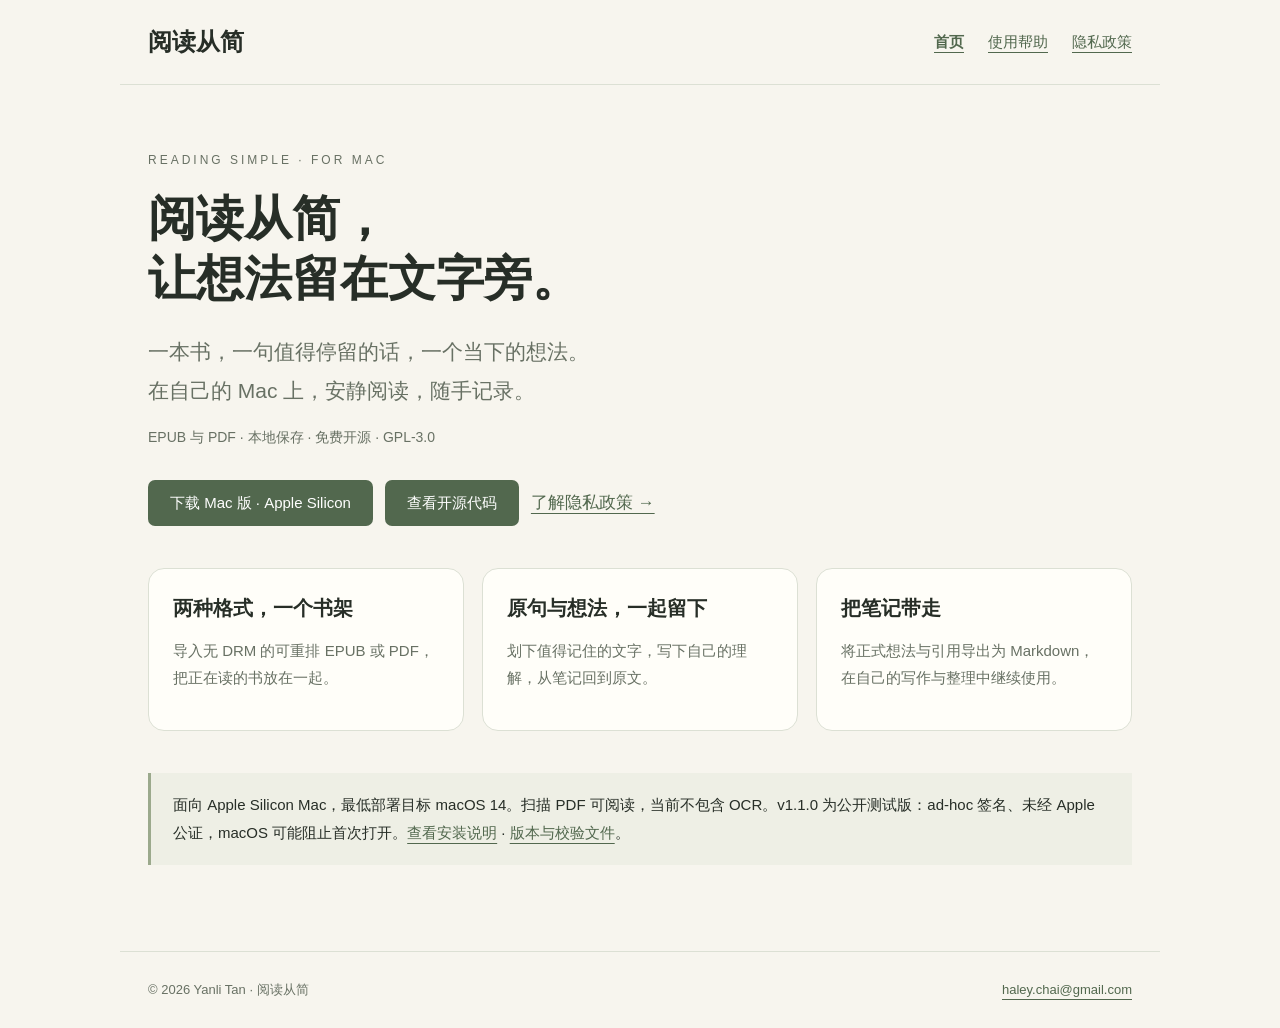
<file: index.html>
<!doctype html><html lang="zh-CN"><head><meta charset="utf-8"><meta name="viewport" content="width=device-width,initial-scale=1"><meta name="description" content="阅读从简：Mac 本地 EPUB 与 PDF 阅读器。使用帮助、隐私政策和支持联系方式。"><title>本地阅读与想法记录 · 阅读从简</title><link rel="stylesheet" href="style.css"></head><body><header><a class="brand" href="index.html">阅读从简</a><nav aria-label="网站导航"><a href="index.html" aria-current="page">首页</a><a href="support.html">使用帮助</a><a href="privacy.html">隐私政策</a></nav></header><main><div class="eyebrow">READING SIMPLE · FOR MAC</div><h1>阅读从简，<br>让想法留在文字旁。</h1><p class="lead">一本书，一句值得停留的话，一个当下的想法。<br>在自己的 Mac 上，安静阅读，随手记录。</p><p class="meta">EPUB 与 PDF · 本地保存 · 免费开源 · GPL-3.0</p><a class="button" href="https://github.com/xgchip/reading-simple/releases/download/v1.1.0/ReadingSimple-1.1.0-arm64.dmg">下载 Mac 版 · Apple Silicon</a><a class="button" href="https://github.com/xgchip/reading-simple">查看开源代码</a><a href="privacy.html">了解隐私政策 →</a><div class="cards"><section class="card"><h2>两种格式，一个书架</h2><p>导入无 DRM 的可重排 EPUB 或 PDF，把正在读的书放在一起。</p></section><section class="card"><h2>原句与想法，一起留下</h2><p>划下值得记住的文字，写下自己的理解，从笔记回到原文。</p></section><section class="card"><h2>把笔记带走</h2><p>将正式想法与引用导出为 Markdown，在自己的写作与整理中继续使用。</p></section></div><p class="note">面向 Apple Silicon Mac，最低部署目标 macOS 14。扫描 PDF 可阅读，当前不包含 OCR。v1.1.0 为公开测试版：ad-hoc 签名、未经 Apple 公证，macOS 可能阻止首次打开。<a href="support.html#install">查看安装说明</a> · <a href="https://github.com/xgchip/reading-simple/releases/tag/v1.1.0">版本与校验文件</a>。</p></main><footer><span>© 2026 Yanli Tan · 阅读从简</span><a href="mailto:haley.chai@gmail.com">haley.chai@gmail.com</a></footer></body></html>
</file>
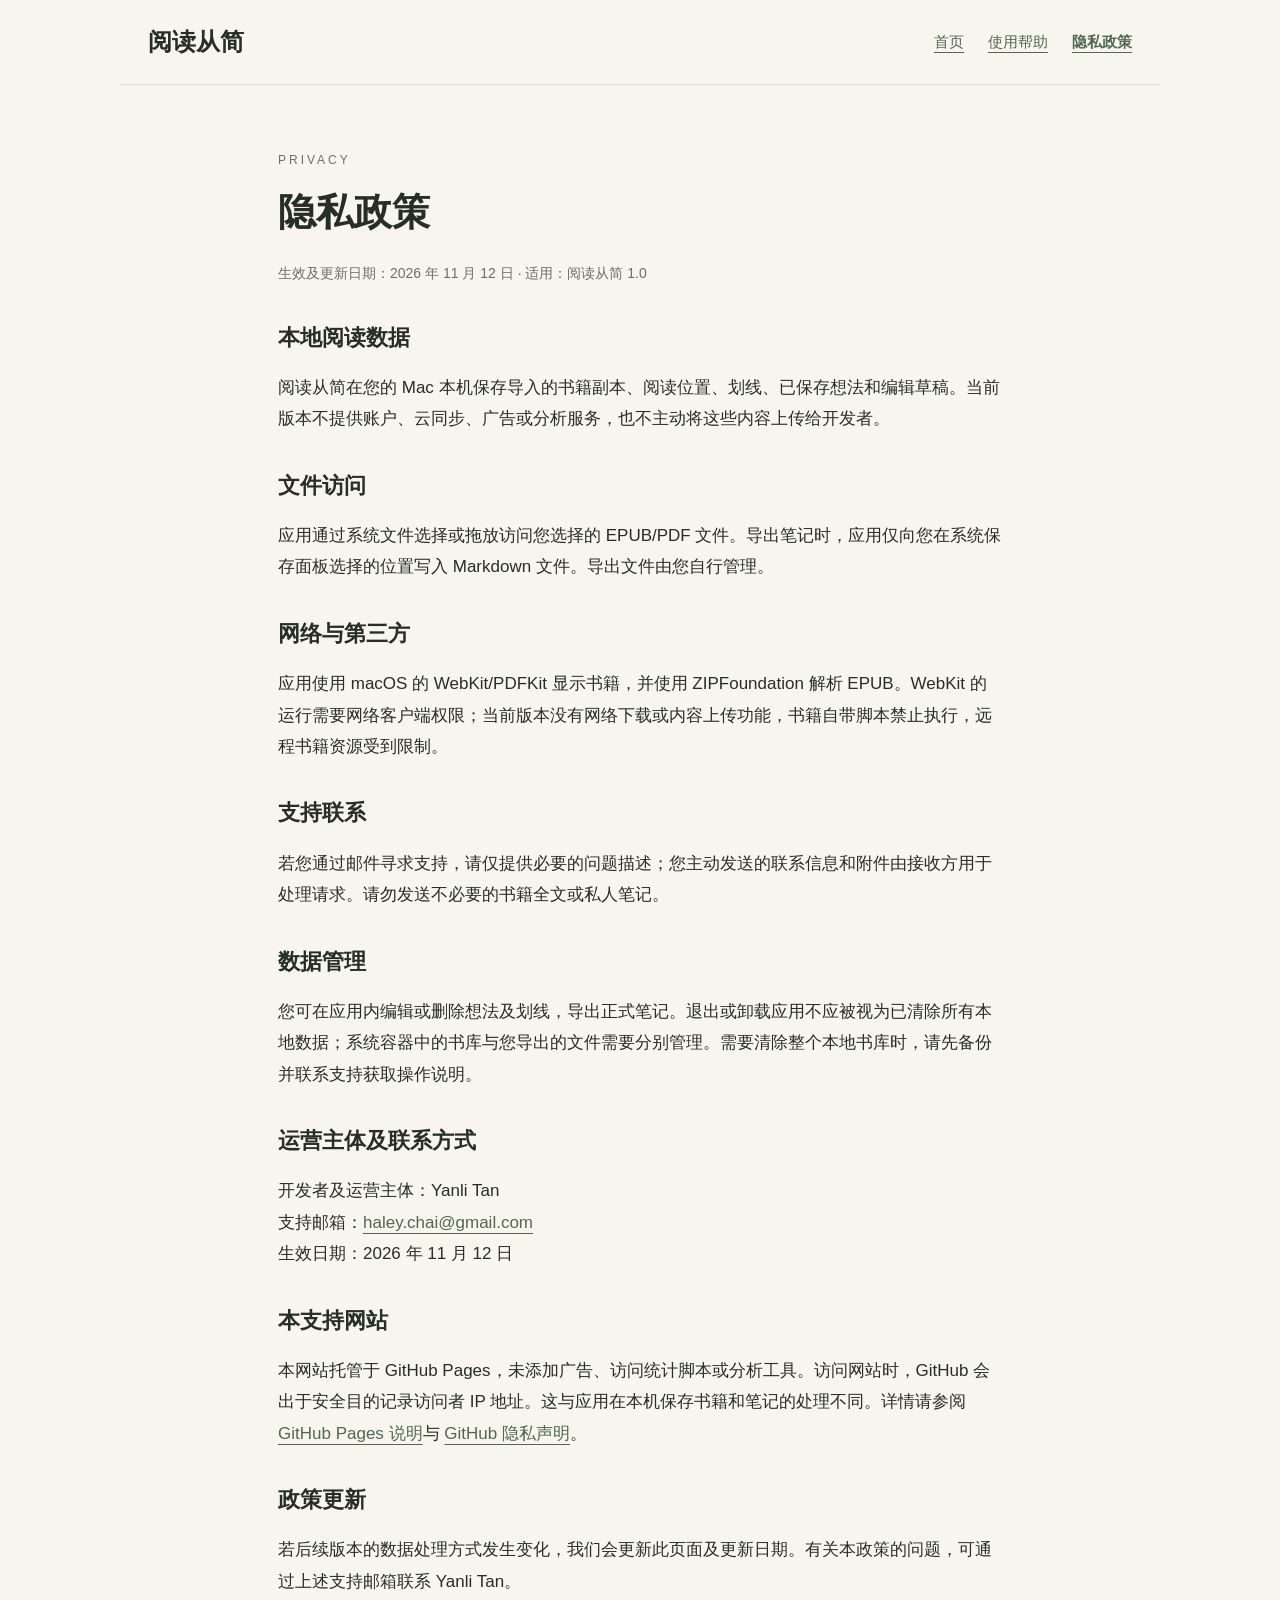
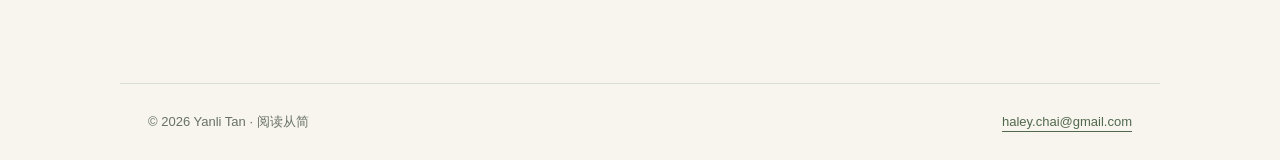
<file: privacy.html>
<!doctype html><html lang="zh-CN"><head><meta charset="utf-8"><meta name="viewport" content="width=device-width,initial-scale=1"><meta name="description" content="阅读从简：Mac 本地 EPUB 与 PDF 阅读器。使用帮助、隐私政策和支持联系方式。"><title>隐私政策 · 阅读从简</title><link rel="stylesheet" href="style.css"></head><body><header><a class="brand" href="index.html">阅读从简</a><nav aria-label="网站导航"><a href="index.html">首页</a><a href="support.html">使用帮助</a><a href="privacy.html" aria-current="page">隐私政策</a></nav></header><main class="document"><div class="eyebrow">PRIVACY</div><h1>隐私政策</h1><p class="meta">生效及更新日期：2026 年 11 月 12 日 · 适用：阅读从简 1.0</p><h2>本地阅读数据</h2><p>阅读从简在您的 Mac 本机保存导入的书籍副本、阅读位置、划线、已保存想法和编辑草稿。当前版本不提供账户、云同步、广告或分析服务，也不主动将这些内容上传给开发者。</p>
<h2>文件访问</h2><p>应用通过系统文件选择或拖放访问您选择的 EPUB/PDF 文件。导出笔记时，应用仅向您在系统保存面板选择的位置写入 Markdown 文件。导出文件由您自行管理。</p>
<h2>网络与第三方</h2><p>应用使用 macOS 的 WebKit/PDFKit 显示书籍，并使用 ZIPFoundation 解析 EPUB。WebKit 的运行需要网络客户端权限；当前版本没有网络下载或内容上传功能，书籍自带脚本禁止执行，远程书籍资源受到限制。</p>
<h2>支持联系</h2><p>若您通过邮件寻求支持，请仅提供必要的问题描述；您主动发送的联系信息和附件由接收方用于处理请求。请勿发送不必要的书籍全文或私人笔记。</p>
<h2>数据管理</h2><p>您可在应用内编辑或删除想法及划线，导出正式笔记。退出或卸载应用不应被视为已清除所有本地数据；系统容器中的书库与您导出的文件需要分别管理。需要清除整个本地书库时，请先备份并联系支持获取操作说明。</p>
<h2>运营主体及联系方式</h2><p>开发者及运营主体：Yanli Tan<br>支持邮箱：<a href="mailto:haley.chai@gmail.com">haley.chai@gmail.com</a><br>生效日期：2026 年 11 月 12 日</p>
<h2>本支持网站</h2><p>本网站托管于 GitHub Pages，未添加广告、访问统计脚本或分析工具。访问网站时，GitHub 会出于安全目的记录访问者 IP 地址。这与应用在本机保存书籍和笔记的处理不同。详情请参阅 <a href="https://docs.github.com/en/pages/getting-started-with-github-pages/what-is-github-pages">GitHub Pages 说明</a>与 <a href="https://docs.github.com/en/site-policy/privacy-policies/github-general-privacy-statement">GitHub 隐私声明</a>。</p><h2>政策更新</h2><p>若后续版本的数据处理方式发生变化，我们会更新此页面及更新日期。有关本政策的问题，可通过上述支持邮箱联系 Yanli Tan。</p></main><footer><span>© 2026 Yanli Tan · 阅读从简</span><a href="mailto:haley.chai@gmail.com">haley.chai@gmail.com</a></footer></body></html>
</file>
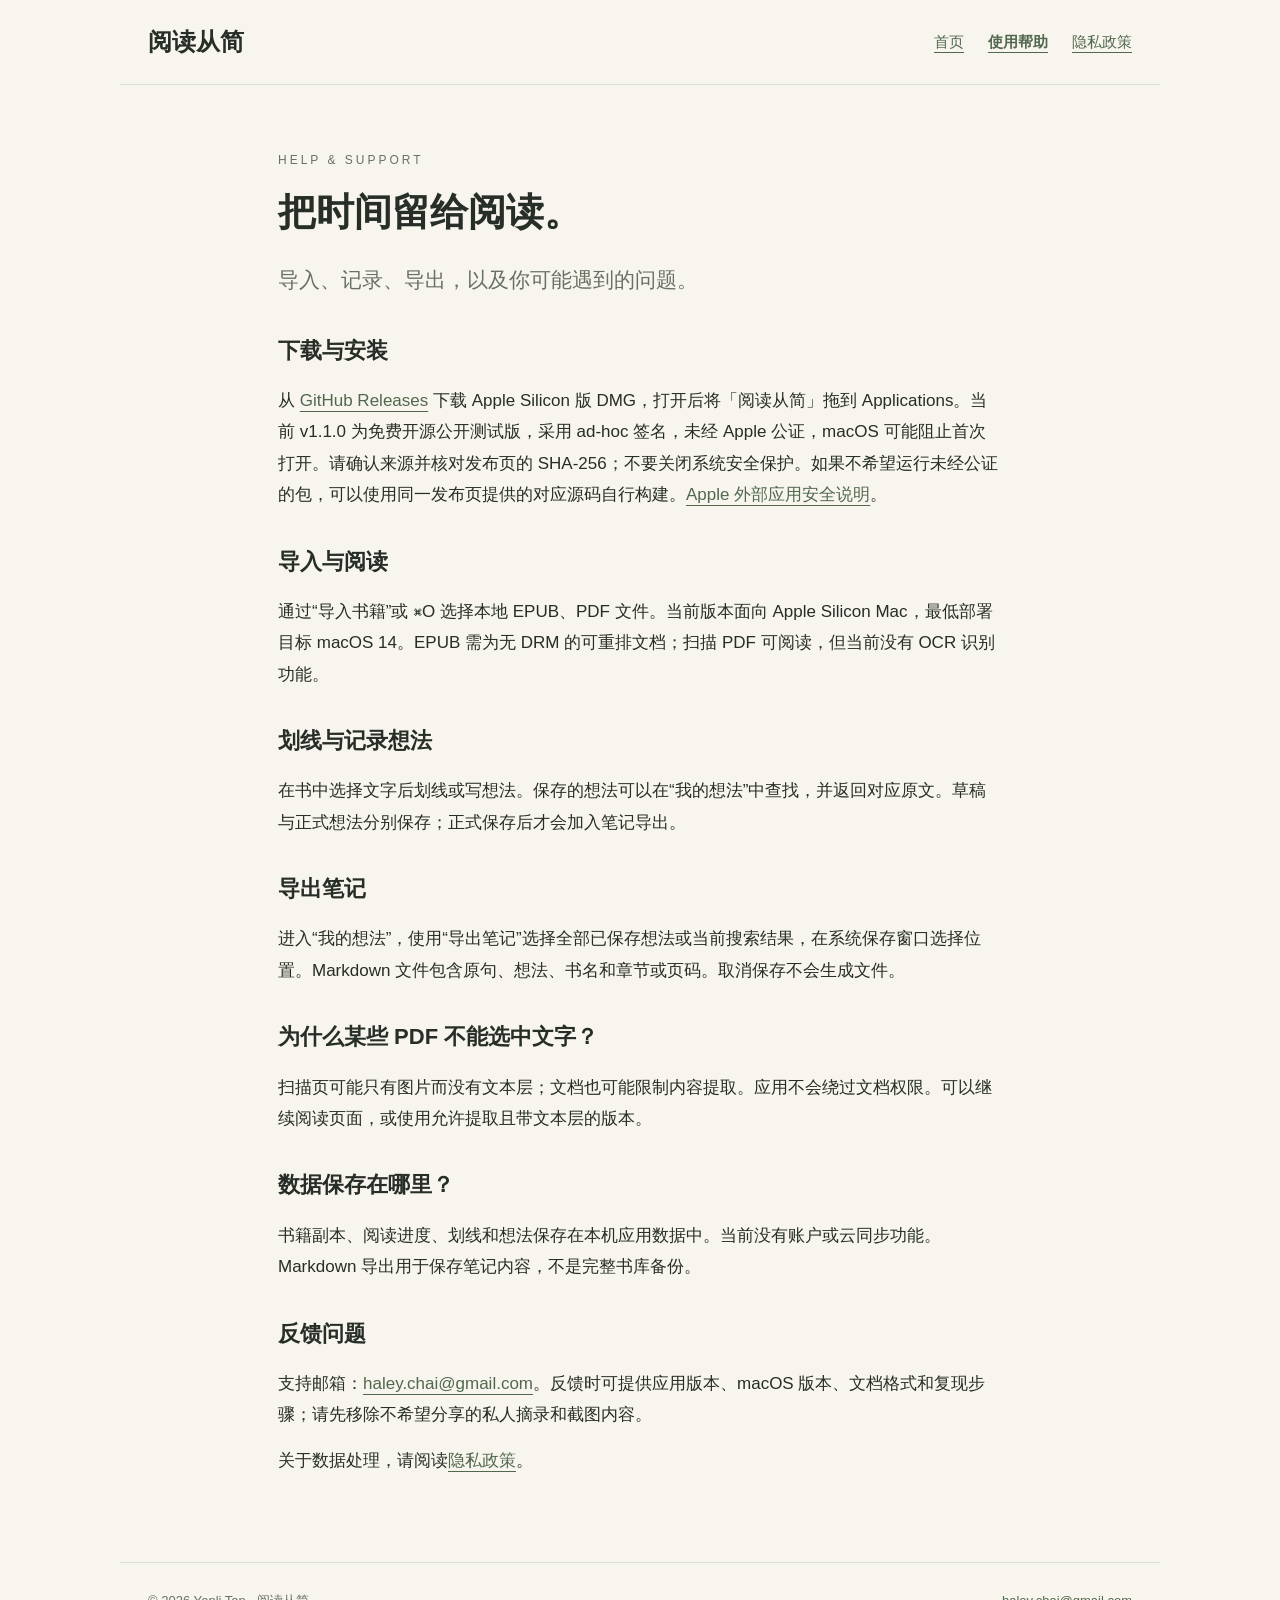
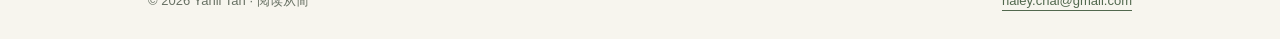
<file: support.html>
<!doctype html><html lang="zh-CN"><head><meta charset="utf-8"><meta name="viewport" content="width=device-width,initial-scale=1"><meta name="description" content="阅读从简：Mac 本地 EPUB 与 PDF 阅读器。使用帮助、隐私政策和支持联系方式。"><title>使用帮助 · 阅读从简</title><link rel="stylesheet" href="style.css"></head><body><header><a class="brand" href="index.html">阅读从简</a><nav aria-label="网站导航"><a href="index.html">首页</a><a href="support.html" aria-current="page">使用帮助</a><a href="privacy.html">隐私政策</a></nav></header><main class="document"><div class="eyebrow">HELP & SUPPORT</div><h1>把时间留给阅读。</h1><p class="lead">导入、记录、导出，以及你可能遇到的问题。</p><h2 id="install">下载与安装</h2><p>从 <a href="https://github.com/xgchip/reading-simple/releases/tag/v1.1.0">GitHub Releases</a> 下载 Apple Silicon 版 DMG，打开后将「阅读从简」拖到 Applications。当前 v1.1.0 为免费开源公开测试版，采用 ad-hoc 签名，未经 Apple 公证，macOS 可能阻止首次打开。请确认来源并核对发布页的 SHA-256；不要关闭系统安全保护。如果不希望运行未经公证的包，可以使用同一发布页提供的对应源码自行构建。<a href="https://support.apple.com/102445">Apple 外部应用安全说明</a>。</p><h2>导入与阅读</h2>
<p>通过“导入书籍”或 ⌘O 选择本地 EPUB、PDF 文件。当前版本面向 Apple Silicon Mac，最低部署目标 macOS 14。EPUB 需为无 DRM 的可重排文档；扫描 PDF 可阅读，但当前没有 OCR 识别功能。</p>
<h2>划线与记录想法</h2>
<p>在书中选择文字后划线或写想法。保存的想法可以在“我的想法”中查找，并返回对应原文。草稿与正式想法分别保存；正式保存后才会加入笔记导出。</p>
<h2>导出笔记</h2>
<p>进入“我的想法”，使用“导出笔记”选择全部已保存想法或当前搜索结果，在系统保存窗口选择位置。Markdown 文件包含原句、想法、书名和章节或页码。取消保存不会生成文件。</p>
<h2>为什么某些 PDF 不能选中文字？</h2>
<p>扫描页可能只有图片而没有文本层；文档也可能限制内容提取。应用不会绕过文档权限。可以继续阅读页面，或使用允许提取且带文本层的版本。</p>
<h2>数据保存在哪里？</h2>
<p>书籍副本、阅读进度、划线和想法保存在本机应用数据中。当前没有账户或云同步功能。Markdown 导出用于保存笔记内容，不是完整书库备份。</p>
<h2>反馈问题</h2>
<p>支持邮箱：<a href="mailto:haley.chai@gmail.com">haley.chai@gmail.com</a>。反馈时可提供应用版本、macOS 版本、文档格式和复现步骤；请先移除不希望分享的私人摘录和截图内容。</p>
<p>关于数据处理，请阅读<a href="privacy.html">隐私政策</a>。</p></main><footer><span>© 2026 Yanli Tan · 阅读从简</span><a href="mailto:haley.chai@gmail.com">haley.chai@gmail.com</a></footer></body></html>
</file>
<file: style.css>
:root{color-scheme:light;--paper:#f7f5ee;--ink:#272e27;--muted:#687164;--green:#52684e;--line:#dce0d4}*{box-sizing:border-box}body{margin:0;background:var(--paper);color:var(--ink);font:17px/1.85 -apple-system,BlinkMacSystemFont,"Segoe UI",sans-serif}a{color:var(--green);text-underline-offset:5px}a:hover{color:#273d24}a:focus-visible{outline:3px solid #96ad73;outline-offset:5px}header,main,footer{max-width:1040px;margin:auto;padding:26px 28px}header{display:flex;justify-content:space-between;align-items:center;border-bottom:1px solid var(--line);gap:20px}.brand{font:700 24px Georgia,serif;text-decoration:none;color:var(--ink)}nav{display:flex;gap:24px;font-size:15px}nav [aria-current=page]{font-weight:700}main{min-height:65vh;padding-top:64px;padding-bottom:72px}.eyebrow{font-size:12px;letter-spacing:3px;color:var(--muted)}h1{font-family:Georgia,"Songti SC",serif;font-size:48px;line-height:1.25;font-weight:600;margin:18px 0 24px}h2{font-size:22px;line-height:1.5;margin-top:34px}p{margin:14px 0}.lead{font-size:21px;color:var(--muted);max-width:670px}.meta{color:var(--muted);font-size:14px}.document{max-width:780px}.document h1{font-size:38px}.cards{display:grid;grid-template-columns:repeat(3,1fr);gap:18px;margin:42px 0}.card{background:#fffef9;border:1px solid var(--line);border-radius:16px;padding:24px}.card h2{margin:0 0 12px;font-size:20px}.card p{font-size:15px;color:var(--muted)}.button{display:inline-block;margin:15px 12px 0 0;padding:9px 22px;background:var(--green);color:white;border-radius:7px;text-decoration:none;font-size:15px}.button:hover{background:#344a31;color:white}.note{padding:18px 22px;border-left:3px solid #9ba98c;background:#eeefe5;font-size:15px}footer{border-top:1px solid var(--line);font-size:13px;color:var(--muted);display:flex;justify-content:space-between;gap:16px}@media(max-width:650px){header{align-items:flex-start;flex-direction:column;gap:10px}nav{gap:20px}main{padding-top:38px}h1{font-size:36px}.document h1{font-size:32px}.cards{grid-template-columns:1fr;gap:12px}footer{flex-direction:column}.lead{font-size:18px}}
</file>
